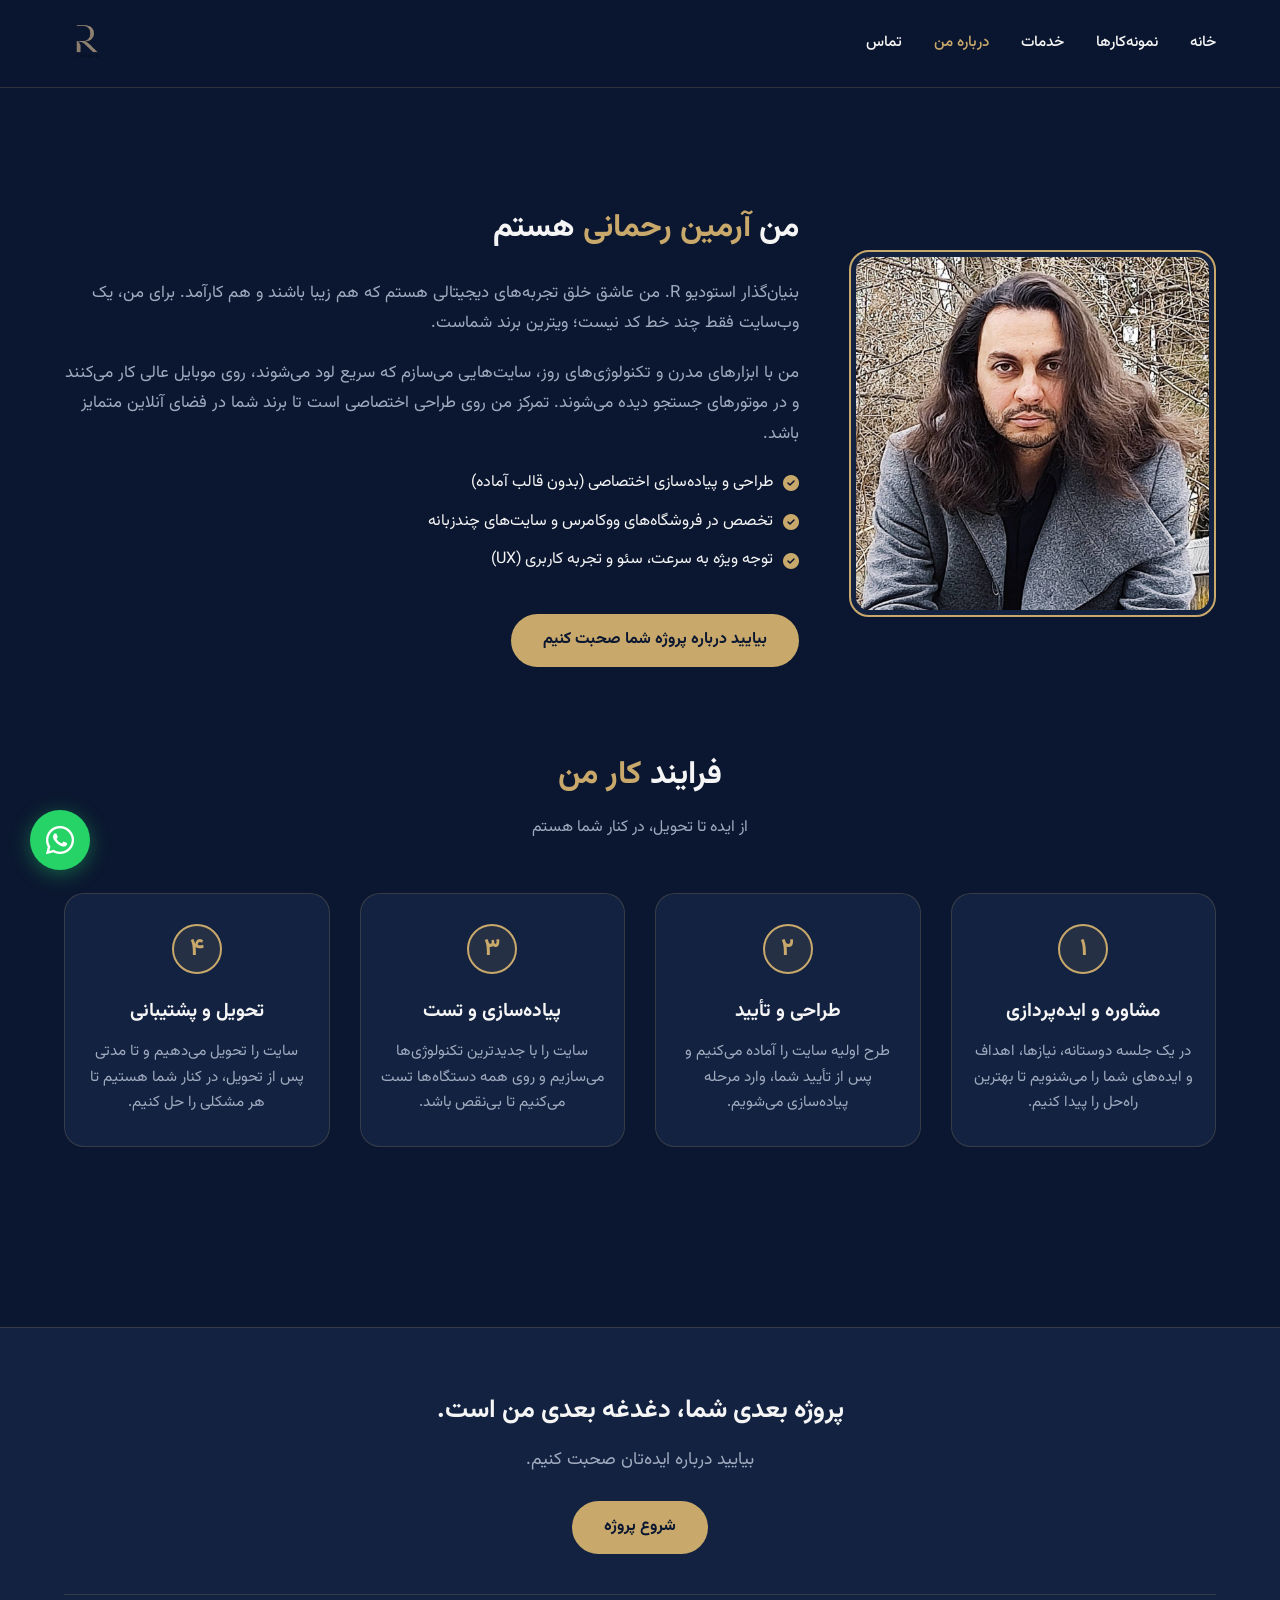
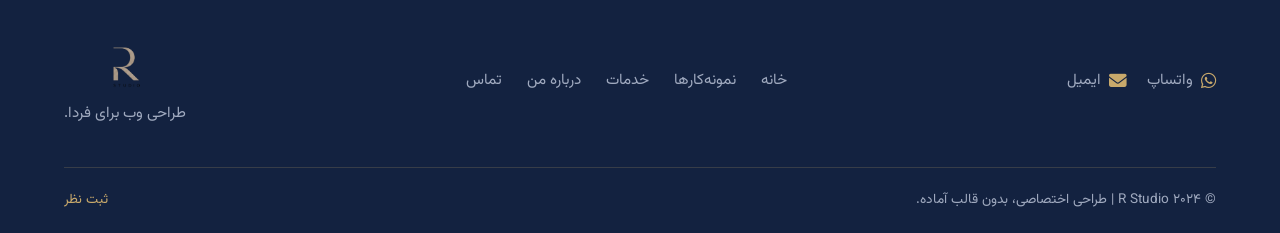
<file: about.html>
<!DOCTYPE html>
<html lang="fa" dir="rtl">
<head>
    <meta charset="UTF-8">
    <meta name="viewport" content="width=device-width, initial-scale=1.0">
    <title>درباره من | R Studio</title>
        <meta name="description" content="درباره آرمین رحمانی | بنیان‌گذار R Studio. طراح و توسعه‌دهنده وب با تمرکز بر طراحی اختصاصی و تجربه کاربری.">
    <meta name="keywords" content="آرمین رحمانی, درباره من, R Studio, طراح سایت">
    
    <meta property="og:type" content="website">
    <meta property="og:title" content="درباره من | R Studio">
    <meta property="og:description" content="آشنا با آرمین رحمانی، بنیان‌گذار R Studio.">
    <meta property="og:image" content="https://r-studio-design.ir/assets/img/logo-gold.png">
    <meta property="og:url" content="https://r-studio-design.ir/about.html">
    <link rel="stylesheet" href="https://cdnjs.cloudflare.com/ajax/libs/font-awesome/6.4.0/css/all.min.css">
    <link rel="stylesheet" href="assets/css/style.css">
</head>
<body>

    <nav class="navbar">
        <div class="container">
            <a href="index.html" class="logo"><img src="assets/img/logo-gold.png" alt="R Studio"></a>
            <ul class="nav-links">
                <li><a href="index.html">خانه</a></li>
                <li><a href="portfolio.html">نمونه‌کارها</a></li>
                <li><a href="services.html">خدمات</a></li>
                <li><a href="about.html" class="active">درباره من</a></li>
                <li><a href="contact.html">تماس</a></li>
            </ul>
            <button class="hamburger"><span></span><span></span><span></span></button>
        </div>
    </nav>

    <section style="margin-top: 100px;">
        <div class="container">
            <!-- بخش درباره من -->
            <div class="about-wrapper">
                <img src="assets/img/armin-photo.jpg" alt="آرمین رحمانی" class="about-img">
                <div class="about-text">
                    <h2>من <span style="color: var(--gold);">آرمین رحمانی</span> هستم</h2>
                    <p>بنیان‌گذار استودیو R. من عاشق خلق تجربه‌های دیجیتالی هستم که هم زیبا باشند و هم کارآمد. برای من، یک وب‌سایت فقط چند خط کد نیست؛ ویترین برند شماست.</p>
                    <p>من با ابزارهای مدرن و تکنولوژی‌های روز، سایت‌هایی می‌سازم که سریع لود می‌شوند، روی موبایل عالی کار می‌کنند و در موتورهای جستجو دیده می‌شوند. تمرکز من روی طراحی اختصاصی است تا برند شما در فضای آنلاین متمایز باشد.</p>
                    
                    <ul class="about-features">
                        <li><i class="fas fa-check-circle"></i> طراحی و پیاده‌سازی اختصاصی (بدون قالب آماده)</li>
                        <li><i class="fas fa-check-circle"></i> تخصص در فروشگاه‌های ووکامرس و سایت‌های چندزبانه</li>
                        <li><i class="fas fa-check-circle"></i> توجه ویژه به سرعت، سئو و تجربه کاربری (UX)</li>
                    </ul>

                    <br>
                    <a href="contact.html" class="btn">بیایید درباره پروژه شما صحبت کنیم</a>
                </div>
            </div>

            <!-- بخش فرایند کار (داخل container) -->
            <div class="process-wrapper" style="margin-top: 80px;">
                <h3 style="text-align: center; font-size: 2rem; margin-bottom: 10px;">فرایند <span style="color: var(--gold);">کار من</span></h3>
                <p style="text-align: center; color: var(--text-muted); margin-bottom: 50px;">از ایده تا تحویل، در کنار شما هستم</p>
                
                <div class="process-grid">
                    <div class="process-step">
                        <div class="step-number">۱</div>
                        <h4>مشاوره و ایده‌پردازی</h4>
                        <p>در یک جلسه دوستانه، نیازها، اهداف و ایده‌های شما را می‌شنویم تا بهترین راه‌حل را پیدا کنیم.</p>
                    </div>
                    <div class="process-step">
                        <div class="step-number">۲</div>
                        <h4>طراحی و تأیید</h4>
                        <p>طرح اولیه سایت را آماده می‌کنیم و پس از تأیید شما، وارد مرحله پیاده‌سازی می‌شویم.</p>
                    </div>
                    <div class="process-step">
                        <div class="step-number">۳</div>
                        <h4>پیاده‌سازی و تست</h4>
                        <p>سایت را با جدیدترین تکنولوژی‌ها می‌سازیم و روی همه دستگاه‌ها تست می‌کنیم تا بی‌نقص باشد.</p>
                    </div>
                    <div class="process-step">
                        <div class="step-number">۴</div>
                        <h4>تحویل و پشتیبانی</h4>
                        <p>سایت را تحویل می‌دهیم و تا مدتی پس از تحویل، در کنار شما هستیم تا هر مشکلی را حل کنیم.</p>
                    </div>
                </div>
            </div>
        </div>
    </section>

        <!-- فوتر حرفه‌ای -->
    <footer class="site-footer">
        <div class="container">
            <!-- CTA بزرگ -->
            <div class="footer-cta">
                <h3>پروژه بعدی شما، دغدغه بعدی من است.</h3>
                <p>بیایید درباره ایده‌تان صحبت کنیم.</p>
                <a href="https://wa.me/989131373793?text=سلام، برای شروع پروژه جدید پیام می‌دم" target="_blank" class="btn">شروع پروژه</a>
            </div>

            <div class="footer-divider"></div>

            <!-- بخش‌های اصلی -->
            <div class="footer-content">
                <!-- تماس سریع (سمت راست) -->
                <div class="footer-contact-minimal">
                    <a href="https://wa.me/989131373793" target="_blank"><i class="fab fa-whatsapp"></i> واتساپ</a>
                    <a href="mailto:rahmani.armin@gmail.com"><i class="fas fa-envelope"></i> ایمیل</a>
                </div>

                <!-- لینک‌های سریع (وسط) -->
                <div class="footer-nav">
                    <a href="index.html">خانه</a>
                    <a href="portfolio.html">نمونه‌کارها</a>
                    <a href="services.html">خدمات</a>
                    <a href="about.html">درباره من</a>
                    <a href="contact.html">تماس</a>
                </div>

                <!-- لوگو (سمت چپ) -->
                <div class="footer-brand">
                    <img src="assets/img/logo-gold.png" alt="R Studio" class="footer-logo">
                    <p>طراحی وب برای فردا.</p>
                </div>
            </div>

            <!-- نوار پایین -->
            <div class="footer-bottom">
                <p>&copy; ۲۰۲۴ R Studio | طراحی اختصاصی، بدون قالب آماده.</p>
                <a href="review.html">ثبت نظر</a>
            </div>
        </div>
    </footer>

    <!-- WhatsApp Float -->
    <a href="https://wa.me/989131373793?text=سلام، برای سفارش طراحی سایت پیام می‌دم" class="whatsapp-float" target="_blank">
        <i class="fab fa-whatsapp"></i>
    </a>

    <script src="assets/js/main.js"></script>
</body>
</html>
</file>
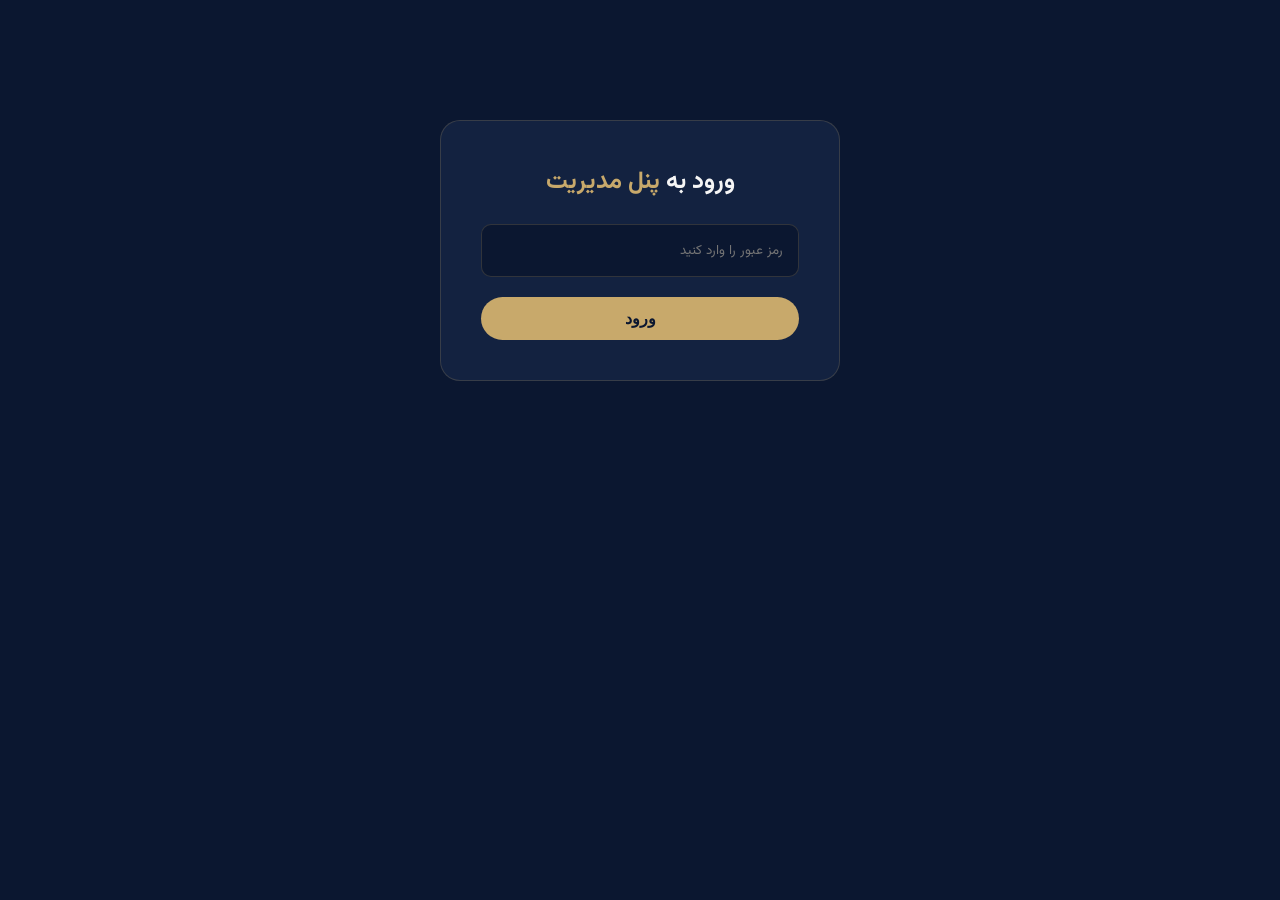
<file: admin.html>
<!DOCTYPE html>
<html lang="fa" dir="rtl">
<head>
    <meta charset="UTF-8">
    <meta name="viewport" content="width=device-width, initial-scale=1.0">
    <title>پنل مدیریت | R Studio</title>
    <link rel="stylesheet" href="https://cdnjs.cloudflare.com/ajax/libs/font-awesome/6.4.0/css/all.min.css">
    <link rel="stylesheet" href="assets/css/style.css">
    <style>
        .admin-container { max-width: 1200px; margin: 120px auto 60px; padding: 0 20px; }
        .login-box { background: var(--bg-lighter); padding: 40px; border-radius: 20px; border: 1px solid var(--border-color); max-width: 400px; margin: 0 auto; text-align: center; }
        .login-box input { width: 100%; padding: 15px; margin-bottom: 20px; background: var(--bg-color); border: 1px solid var(--border-color); border-radius: 10px; color: var(--text-main); font-family: inherit; }
        .login-box input:focus { outline: none; border-color: var(--gold); }
        .reviews-table { width: 100%; background: var(--bg-lighter); border-radius: 20px; border: 1px solid var(--border-color); overflow: hidden; margin-top: 30px; border-collapse: collapse; }
        .reviews-table th, .reviews-table td { padding: 15px; text-align: right; border-bottom: 1px solid var(--border-color); }
        .reviews-table th { background: var(--bg-color); color: var(--gold); font-weight: 600; }
        .reviews-table tr:last-child td { border-bottom: none; }
        .status-badge { padding: 4px 12px; border-radius: 20px; font-size: 0.8rem; display: inline-block; }
        .status-approved { background: rgba(40, 167, 69, 0.2); color: #28a745; }
        .status-pending { background: rgba(255, 193, 7, 0.2); color: #ffc107; }
        .action-btn { padding: 6px 14px; border: none; border-radius: 8px; cursor: pointer; font-family: inherit; font-size: 0.85rem; margin: 2px 3px; transition: 0.3s; display: inline-block; text-decoration: none; }
        .btn-approve { background: #28a745; color: white; }
        .btn-approve:hover { background: #218838; }
        .btn-delete { background: #dc3545; color: white; }
        .btn-delete:hover { background: #c82333; }
        .btn-whatsapp { background: #25D366; color: white; }
        .btn-whatsapp:hover { background: #128C7E; }
        .hidden { display: none; }
    </style>
</head>
<body>
    <div class="admin-container">
        <!-- فرم ورود -->
        <div id="loginSection" class="login-box">
            <h2 style="margin-bottom: 20px;">ورود به <span style="color: var(--gold);">پنل مدیریت</span></h2>
            <input type="password" id="adminPassword" placeholder="رمز عبور را وارد کنید">
            <button class="btn" style="width: 100%;" onclick="login()">ورود</button>
            <p id="loginError" style="color: #dc3545; margin-top: 15px; display: none;">رمز عبور اشتباه است!</p>
        </div>

        <!-- بخش مدیریت -->
        <div id="adminSection" class="hidden">
            <div style="display: flex; justify-content: space-between; align-items: center; margin-bottom: 20px;">
                <h2>پنل <span style="color: var(--gold);">مدیریت</span></h2>
                <button class="btn btn-outline" onclick="logout()">خروج</button>
            </div>
                        <div class="admin-tabs" style="display: flex; gap: 10px; margin-bottom: 20px; flex-wrap: wrap;">
                <button class="btn" id="tabReviews" onclick="switchTab('reviews')">نظرات</button>
                <button class="btn btn-outline" id="tabMessages" onclick="switchTab('messages')">پیام‌های تماس</button>
                <button class="btn btn-outline" id="tabPortfolio" onclick="switchTab('portfolio')">نمونه‌کارها</button>
            </div>
            <div id="reviewsContainer">
                <p style="text-align: center; color: var(--text-muted);">در حال بارگذاری...</p>
            </div>
            <div id="messagesContainer" class="hidden">
                <p style="text-align: center; color: var(--text-muted);">در حال بارگذاری...</p>
            </div>
            <div id="portfolioContainer" class="hidden">
                <!-- فرم افزودن پروژه جدید -->
                <div style="background: var(--bg-lighter); padding: 30px; border-radius: 20px; border: 1px solid var(--border-color); margin-bottom: 30px;">
                    <h3 style="color: var(--gold); margin-bottom: 20px;">افزودن پروژه جدید</h3>
                    <form id="addPortfolioForm" style="display: grid; grid-template-columns: 1fr 1fr; gap: 15px;">
                        <input type="text" name="title" placeholder="عنوان پروژه (مثلاً: خانه آر)" required style="padding: 12px; background: var(--bg-color); border: 1px solid var(--border-color); border-radius: 8px; color: var(--text-main); font-family: inherit;">
                        <input type="text" name="live_url" placeholder="لینک سایت زنده" required style="padding: 12px; background: var(--bg-color); border: 1px solid var(--border-color); border-radius: 8px; color: var(--text-main); font-family: inherit;">
                        <input type="text" name="image_url" placeholder="آدرس تصویر (مثلاً: assets/img/project.jpg)" required style="padding: 12px; background: var(--bg-color); border: 1px solid var(--border-color); border-radius: 8px; color: var(--text-main); font-family: inherit;">
                        <input type="text" name="tags" placeholder="تگ‌ها (با کاما جدا کنید: ووکامرس,وردپرس)" style="padding: 12px; background: var(--bg-color); border: 1px solid var(--border-color); border-radius: 8px; color: var(--text-main); font-family: inherit;">
                        <textarea name="description" placeholder="توضیح کوتاه (برای صفحه اصلی)" required style="grid-column: 1 / -1; padding: 12px; background: var(--bg-color); border: 1px solid var(--border-color); border-radius: 8px; color: var(--text-main); font-family: inherit; min-height: 60px;"></textarea>
                        <textarea name="challenge" placeholder="چالش (برای صفحه نمونه‌کارها)" style="grid-column: 1 / -1; padding: 12px; background: var(--bg-color); border: 1px solid var(--border-color); border-radius: 8px; color: var(--text-main); font-family: inherit; min-height: 60px;"></textarea>
                        <textarea name="solution" placeholder="راه‌حل (برای صفحه نمونه‌کارها)" style="grid-column: 1 / -1; padding: 12px; background: var(--bg-color); border: 1px solid var(--border-color); border-radius: 8px; color: var(--text-main); font-family: inherit; min-height: 60px;"></textarea>
                        <textarea name="result" placeholder="نتیجه (برای صفحه نمونه‌کارها)" style="grid-column: 1 / -1; padding: 12px; background: var(--bg-color); border: 1px solid var(--border-color); border-radius: 8px; color: var(--text-main); font-family: inherit; min-height: 60px;"></textarea>
                        <button type="submit" class="btn" style="grid-column: 1 / -1;">افزودن پروژه</button>
                    </form>
                </div>

                <!-- جدول پروژه‌ها -->
                <div id="portfolioTableContainer">
                    <p style="text-align: center; color: var(--text-muted);">در حال بارگذاری...</p>
                </div>
            </div>
        </div>
    </div>

    <script>
        let adminPassword = '';

        function login() {
            const pass = document.getElementById('adminPassword').value;
            if (!pass) return;

            adminPassword = pass;
            fetch('/api/admin-list', {
                method: 'POST',
                headers: { 'Content-Type': 'application/json' },
                body: JSON.stringify({ password: pass })
            })
            .then(res => {
                if (res.ok) {
                    document.getElementById('loginSection').classList.add('hidden');
                    document.getElementById('adminSection').classList.remove('hidden');
                    loadReviews();
                } else {
                    document.getElementById('loginError').style.display = 'block';
                }
            })
            .catch(() => {
                document.getElementById('loginError').style.display = 'block';
            });
        }

        function logout() {
            adminPassword = '';
            document.getElementById('loginSection').classList.remove('hidden');
            document.getElementById('adminSection').classList.add('hidden');
        }

        function loadReviews() {
            fetch('/api/admin-list', {
                method: 'POST',
                headers: { 'Content-Type': 'application/json' },
                body: JSON.stringify({ password: adminPassword })
            })
            .then(res => res.json())
            .then(data => {
                const container = document.getElementById('reviewsContainer');
                if (!data.reviews || data.reviews.length === 0) {
                    container.innerHTML = '<p style="text-align: center; color: var(--text-muted);">هیچ نظری وجود ندارد.</p>';
                    return;
                }

                let html = '<table class="reviews-table"><thead><tr><th>نام</th><th>کسب‌وکار</th><th>نظر</th><th>وضعیت</th><th>عملیات</th></tr></thead><tbody>';
                data.reviews.forEach(r => {
                    const status = r.approved == 1 
                        ? '<span class="status-badge status-approved">تأیید شده</span>' 
                        : '<span class="status-badge status-pending">در انتظار</span>';
                    
                    const approveBtn = r.approved == 1 
                        ? '' 
                        : `<button class="action-btn btn-approve" onclick="updateReview(${r.id}, 1)">تأیید</button>`;
                    
                    html += `<tr>
                        <td>${r.name}</td>
                        <td>${r.business || '-'}</td>
                        <td>${r.review}</td>
                        <td>${status}</td>
                        <td>${approveBtn}<button class="action-btn btn-delete" onclick="updateReview(${r.id}, -1)">حذف</button></td>
                    </tr>`;
                });
                html += '</tbody></table>';
                container.innerHTML = html;
            })
            .catch(err => {
                console.error(err);
                document.getElementById('reviewsContainer').innerHTML = '<p style="color: #dc3545;">خطا در بارگذاری نظرات.</p>';
            });
        }

        function updateReview(id, action) {
            if (action === -1 && !confirm('آیا از حذف این نظر مطمئن هستید؟')) return;
            
            fetch('/api/admin-update', {
                method: 'POST',
                headers: { 'Content-Type': 'application/json' },
                body: JSON.stringify({ password: adminPassword, id: id, action: action })
            })
            .then(res => res.json())
            .then(data => {
                if (data.success) {
                    loadReviews();
                } else {
                    alert('خطا: ' + (data.error || 'نامشخص'));
                }
            })
            .catch(err => alert('خطای شبکه'));
        }

        function switchTab(tab) {
            // مخفی کردن همه
            document.getElementById('reviewsContainer').classList.add('hidden');
            document.getElementById('messagesContainer').classList.add('hidden');
            document.getElementById('portfolioContainer').classList.add('hidden');
            
            // ریست کردن کلاس دکمه‌ها
            document.getElementById('tabReviews').className = 'btn btn-outline';
            document.getElementById('tabMessages').className = 'btn btn-outline';
            document.getElementById('tabPortfolio').className = 'btn btn-outline';
            
            // نمایش تب انتخاب شده
            if (tab === 'reviews') {
                document.getElementById('reviewsContainer').classList.remove('hidden');
                document.getElementById('tabReviews').className = 'btn';
                loadReviews();
            } else if (tab === 'messages') {
                document.getElementById('messagesContainer').classList.remove('hidden');
                document.getElementById('tabMessages').className = 'btn';
                loadMessages();
            } else if (tab === 'portfolio') {
                document.getElementById('portfolioContainer').classList.remove('hidden');
                document.getElementById('tabPortfolio').className = 'btn';
                loadPortfolio();
            }
        }

        function loadMessages() {
            fetch('/api/contact-list', {
                method: 'POST',
                headers: { 'Content-Type': 'application/json' },
                body: JSON.stringify({ password: adminPassword })
            })
            .then(res => res.json())
            .then(data => {
                const container = document.getElementById('messagesContainer');
                if (!data.messages || data.messages.length === 0) {
                    container.innerHTML = '<p style="text-align: center; color: var(--text-muted);">هیچ پیامی وجود ندارد.</p>';
                    return;
                }

                let html = '<table class="reviews-table"><thead><tr><th>نام</th><th>شماره تماس</th><th>ایمیل</th><th>موضوع</th><th>پیام</th><th>وضعیت</th><th>عملیات</th></tr></thead><tbody>';
                data.messages.forEach(m => {
                    const status = m.is_read == 1 
                        ? '<span class="status-badge status-approved">خوانده شده</span>' 
                        : '<span class="status-badge status-pending">جدید</span>';
                    
                    const readBtn = m.is_read == 1 
                        ? '' 
                        : `<button class="action-btn btn-approve" onclick="updateMessage(${m.id}, 'read')">علامت خوانده‌شده</button>`;
                    
                    // دکمه واتساپ
                    const waNumber = m.phone ? m.phone.replace(/^0/, '98') : '';
                    const waBtn = waNumber 
                        ? `<a href="https://wa.me/${waNumber}?text=سلام ${m.name} عزیز، در پاسخ به پیام شما در سایت R Studio..." target="_blank" class="action-btn btn-whatsapp">واتساپ</a>`
                        : '';
                    
                    const emailDisplay = m.email ? m.email : '-';
                    
                    html += `<tr>
                        <td>${m.name}</td>
                        <td>${m.phone || '-'}</td>
                        <td>${emailDisplay}</td>
                        <td>${m.subject || '-'}</td>
                        <td>${m.message}</td>
                        <td>${status}</td>
                        <td>${readBtn}${waBtn}<button class="action-btn btn-delete" onclick="updateMessage(${m.id}, 'delete')">حذف</button></td>
                    </tr>`;
                });
                html += '</tbody></table>';
                container.innerHTML = html;
            })
            .catch(err => {
                console.error(err);
                document.getElementById('messagesContainer').innerHTML = '<p style="color: #dc3545;">خطا در بارگذاری پیام‌ها.</p>';
            });
        }

        function updateMessage(id, action) {
            if (action === 'delete' && !confirm('آیا از حذف این پیام مطمئن هستید؟')) return;
            
            fetch('/api/contact-update', {
                method: 'POST',
                headers: { 'Content-Type': 'application/json' },
                body: JSON.stringify({ password: adminPassword, id: id, action: action })
            })
            .then(res => res.json())
            .then(data => {
                if (data.success) {
                    loadMessages();
                } else {
                    alert('خطا: ' + (data.error || 'نامشخص'));
                }
            })
            .catch(err => alert('خطای شبکه'));
        }

                // ===== PORTFOLIO MANAGEMENT =====
        function loadPortfolio() {
            fetch('/api/portfolio-admin-list', {
                method: 'POST',
                headers: { 'Content-Type': 'application/json' },
                body: JSON.stringify({ password: adminPassword })
            })
            .then(res => res.json())
            .then(data => {
                const container = document.getElementById('portfolioTableContainer');
                if (!data.portfolio || data.portfolio.length === 0) {
                    container.innerHTML = '<p style="text-align: center; color: var(--text-muted);">هیچ پروژه‌ای وجود ندارد.</p>';
                    return;
                }

                let html = '<table class="reviews-table"><thead><tr><th>عنوان</th><th>توضیح</th><th>لینک</th><th>عملیات</th></tr></thead><tbody>';
                data.portfolio.forEach(p => {
                    html += `<tr>
                        <td>${p.title}</td>
                        <td>${p.description}</td>
                        <td><a href="${p.live_url}" target="_blank" style="color: var(--gold);">مشاهده</a></td>
                        <td><button class="action-btn btn-delete" onclick="deletePortfolio(${p.id})">حذف</button></td>
                    </tr>`;
                });
                html += '</tbody></table>';
                container.innerHTML = html;
            })
            .catch(err => {
                console.error(err);
                document.getElementById('portfolioTableContainer').innerHTML = '<p style="color: #dc3545;">خطا در بارگذاری پروژه‌ها.</p>';
            });
        }

        function deletePortfolio(id) {
            if (!confirm('آیا از حذف این پروژه مطمئن هستید؟')) return;
            
            fetch('/api/portfolio-delete', {
                method: 'POST',
                headers: { 'Content-Type': 'application/json' },
                body: JSON.stringify({ password: adminPassword, id: id })
            })
            .then(res => res.json())
            .then(data => {
                if (data.success) {
                    loadPortfolio();
                } else {
                    alert('خطا: ' + (data.error || 'نامشخص'));
                }
            })
            .catch(err => alert('خطای شبکه'));
        }

        // فرم افزودن پروژه
        document.getElementById('addPortfolioForm').addEventListener('submit', function(e) {
            e.preventDefault();
            const formData = new FormData(this);
            const data = Object.fromEntries(formData);
            data.password = adminPassword;
            
            const btn = this.querySelector('button[type="submit"]');
            const originalText = btn.textContent;
            btn.textContent = 'در حال افزودن...';
            btn.disabled = true;
            
            fetch('/api/portfolio-add', {
                method: 'POST',
                headers: { 'Content-Type': 'application/json' },
                body: JSON.stringify(data)
            })
            .then(res => res.json())
            .then(result => {
                if (result.success) {
                    this.reset();
                    loadPortfolio();
                    btn.textContent = '✓ اضافه شد';
                    setTimeout(() => { btn.textContent = originalText; btn.disabled = false; }, 2000);
                } else {
                    alert('خطا: ' + (result.error || 'نامشخص'));
                    btn.textContent = originalText;
                    btn.disabled = false;
                }
            })
            .catch(err => {
                alert('خطای شبکه');
                btn.textContent = originalText;
                btn.disabled = false;
            });
        });
    </script>
</body>
</html>
</file>
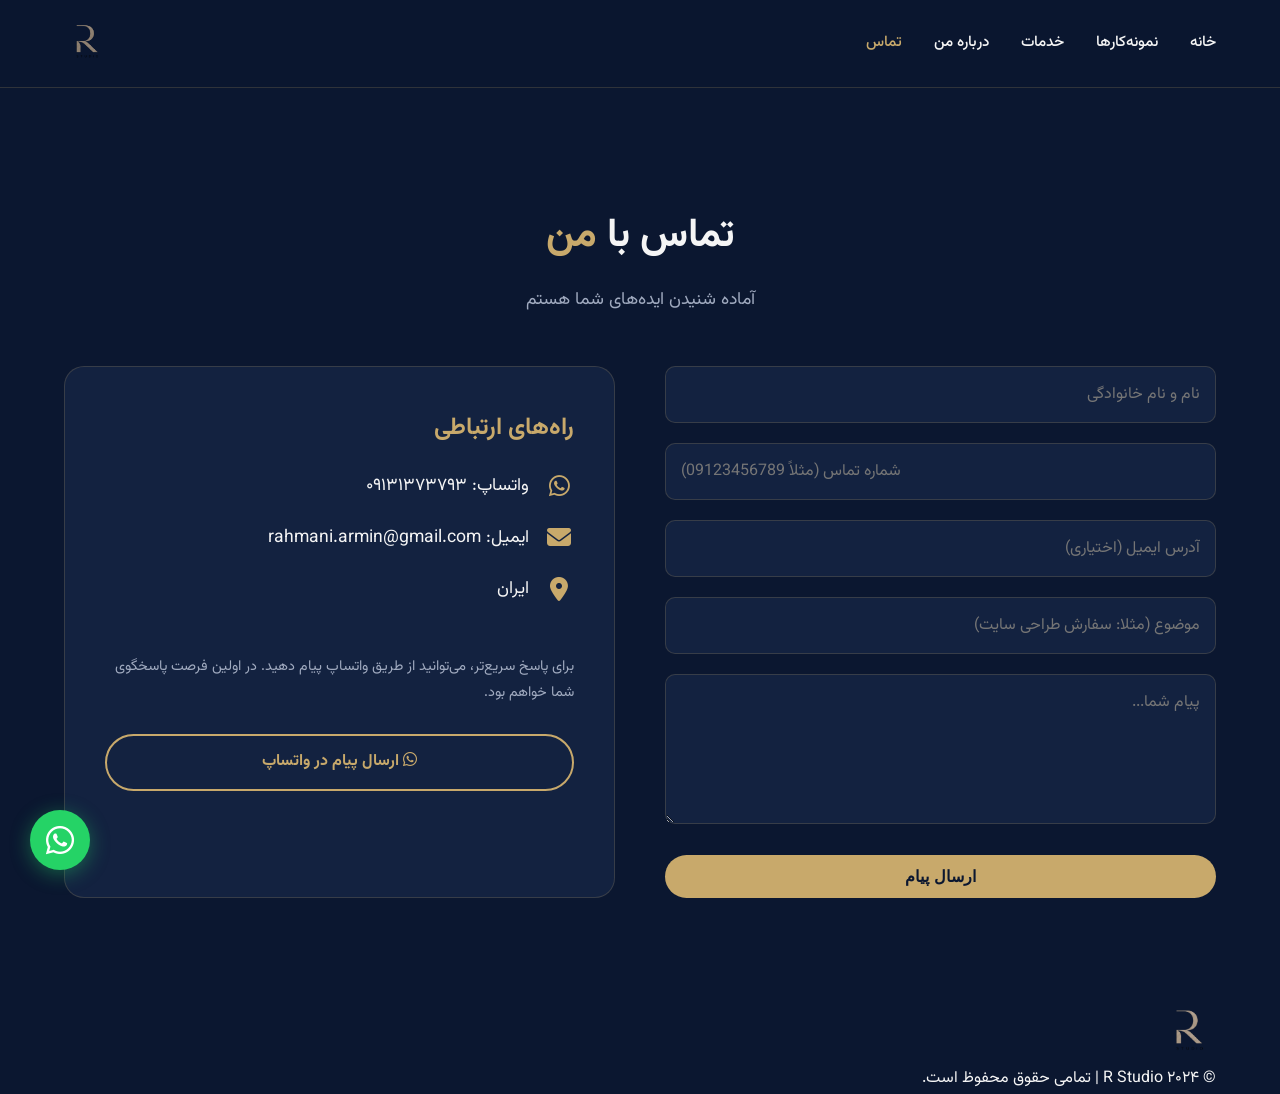
<file: contact.html>
<!DOCTYPE html>
<html lang="fa" dir="rtl">
<head>
    <meta charset="UTF-8">
    <meta name="viewport" content="width=device-width, initial-scale=1.0">
    <title>تماس | R Studio</title>
        <meta name="description" content="تماس با R Studio | برای سفارش طراحی سایت، مشاوره یا هر سوالی با ما در ارتباط باشید.">
    <meta name="keywords" content="تماس با ما, سفارش طراحی سایت, R Studio">
    
    <meta property="og:type" content="website">
    <meta property="og:title" content="تماس | R Studio">
    <meta property="og:description" content="برای سفارش طراحی سایت و مشاوره با ما در تماس باشید.">
    <meta property="og:image" content="https://r-studio-design.ir/assets/img/logo-gold.png">
    <meta property="og:url" content="https://r-studio-design.ir/contact.html">
    <link rel="stylesheet" href="https://cdnjs.cloudflare.com/ajax/libs/font-awesome/6.4.0/css/all.min.css">
    <link rel="stylesheet" href="assets/css/style.css">
</head>
<body>

    <nav class="navbar">
        <div class="container">
            <a href="index.html" class="logo"><img src="assets/img/logo-gold.png" alt="R Studio"></a>
            <ul class="nav-links">
                <li><a href="index.html">خانه</a></li>
                <li><a href="portfolio.html">نمونه‌کارها</a></li>
                <li><a href="services.html">خدمات</a></li>
                <li><a href="about.html">درباره من</a></li>
                <li><a href="contact.html" class="active">تماس</a></li>
            </ul>
            <button class="hamburger"><span></span><span></span><span></span></button>
        </div>
    </nav>

    <section style="margin-top: 100px;">
        <div class="container">
            <h2 class="section-title">تماس با <span>من</span></h2>
            <p class="section-subtitle">آماده شنیدن ایده‌های شما هستم</p>
            
            <div class="contact-wrapper">
                <form class="contact-form" id="contactForm">
                    <input type="hidden" name="access_key" value="ea1badef-ef1b-4d7e-9b2b-1d1f2f72acf4">
                    <input type="text" name="name" placeholder="نام و نام خانوادگی" required>
                    <input type="tel" name="phone" placeholder="شماره تماس (مثلاً 09123456789)" required>
                    <input type="email" name="email" placeholder="آدرس ایمیل (اختیاری)">
                    <input type="text" name="subject" placeholder="موضوع (مثلا: سفارش طراحی سایت)" required>
                    <textarea name="message" placeholder="پیام شما..." required></textarea>
                    <button type="submit" class="btn" style="width: 100%;">ارسال پیام</button>
                </form>

                <div class="contact-info-box">
                    <h3>راه‌های ارتباطی</h3>
                    <div class="contact-item">
                        <i class="fab fa-whatsapp"></i>
                        <span>واتساپ: ۰۹۱۳۱۳۷۳۷۹۳</span>
                    </div>
                    <div class="contact-item">
                        <i class="fas fa-envelope"></i>
                        <span>ایمیل: rahmani.armin@gmail.com</span>
                    </div>
                    <div class="contact-item">
                        <i class="fas fa-map-marker-alt"></i>
                        <span>ایران</span>
                    </div>
                    <br>
                    <p style="color: var(--text-muted); font-size: 0.9rem;">برای پاسخ سریع‌تر، می‌توانید از طریق واتساپ پیام دهید. در اولین فرصت پاسخگوی شما خواهم بود.</p>
                    <br>
                    <a href="https://wa.me/989131373793?text=سلام، برای سفارش طراحی سایت پیام می‌دم" target="_blank" class="btn btn-outline" style="width: 100%;"><i class="fab fa-whatsapp"></i> ارسال پیام در واتساپ</a>
                </div>
            </div>
        </div>
    </section>

    <footer>
        <div class="container">
            <img src="assets/img/logo-gold.png" alt="R Studio" class="footer-logo">
            <p>&copy; ۲۰۲۴ R Studio | تمامی حقوق محفوظ است.</p>
        </div>
    </footer>

    <a href="https://wa.me/989131373793?text=سلام، برای سفارش طراحی سایت پیام می‌دم" class="whatsapp-float" target="_blank">
        <i class="fab fa-whatsapp"></i>
    </a>

    <script src="assets/js/main.js"></script>
    
    <!-- Contact Form Script -->
    <script>
        document.addEventListener("DOMContentLoaded", () => {
            const form = document.getElementById('contactForm');
            if (form) {
                form.addEventListener('submit', function(e) {
                    e.preventDefault();
                    const btn = form.querySelector('button[type="submit"]');
                    const originalText = btn.textContent;
                    btn.textContent = 'در حال ارسال...';
                    btn.disabled = true;

                    const formData = new FormData(form);
                    const object = Object.fromEntries(formData);
                    const json = JSON.stringify(object);

                    // ارسال همزمان به Web3Forms و دیتابیس
                    const emailPromise = fetch('https://api.web3forms.com/submit', {
                        method: 'POST',
                        headers: {
                            'Content-Type': 'application/json',
                            'Accept': 'application/json'
                        },
                        body: json
                    });

                    const dbPromise = fetch('/api/contact-submit', {
                        method: 'POST',
                        headers: { 'Content-Type': 'application/json' },
                        body: json
                    });

                    Promise.allSettled([emailPromise, dbPromise])
                    .then((results) => {
                        const emailSuccess = results[0].status === 'fulfilled' && results[0].value.ok;
                        const dbSuccess = results[1].status === 'fulfilled' && results[1].value.ok;

                        if (emailSuccess || dbSuccess) {
                            btn.textContent = '✓ پیام شما ارسال شد';
                            btn.style.background = '#28a745';
                            form.reset();
                        } else {
                            btn.textContent = 'خطا در ارسال';
                            btn.style.background = '#dc3545';
                        }
                        
                        setTimeout(() => {
                            btn.textContent = originalText;
                            btn.style.background = '';
                            btn.disabled = false;
                        }, 3000);
                    });
                });
            }
        });
    </script>
</body>
</html>
</file>
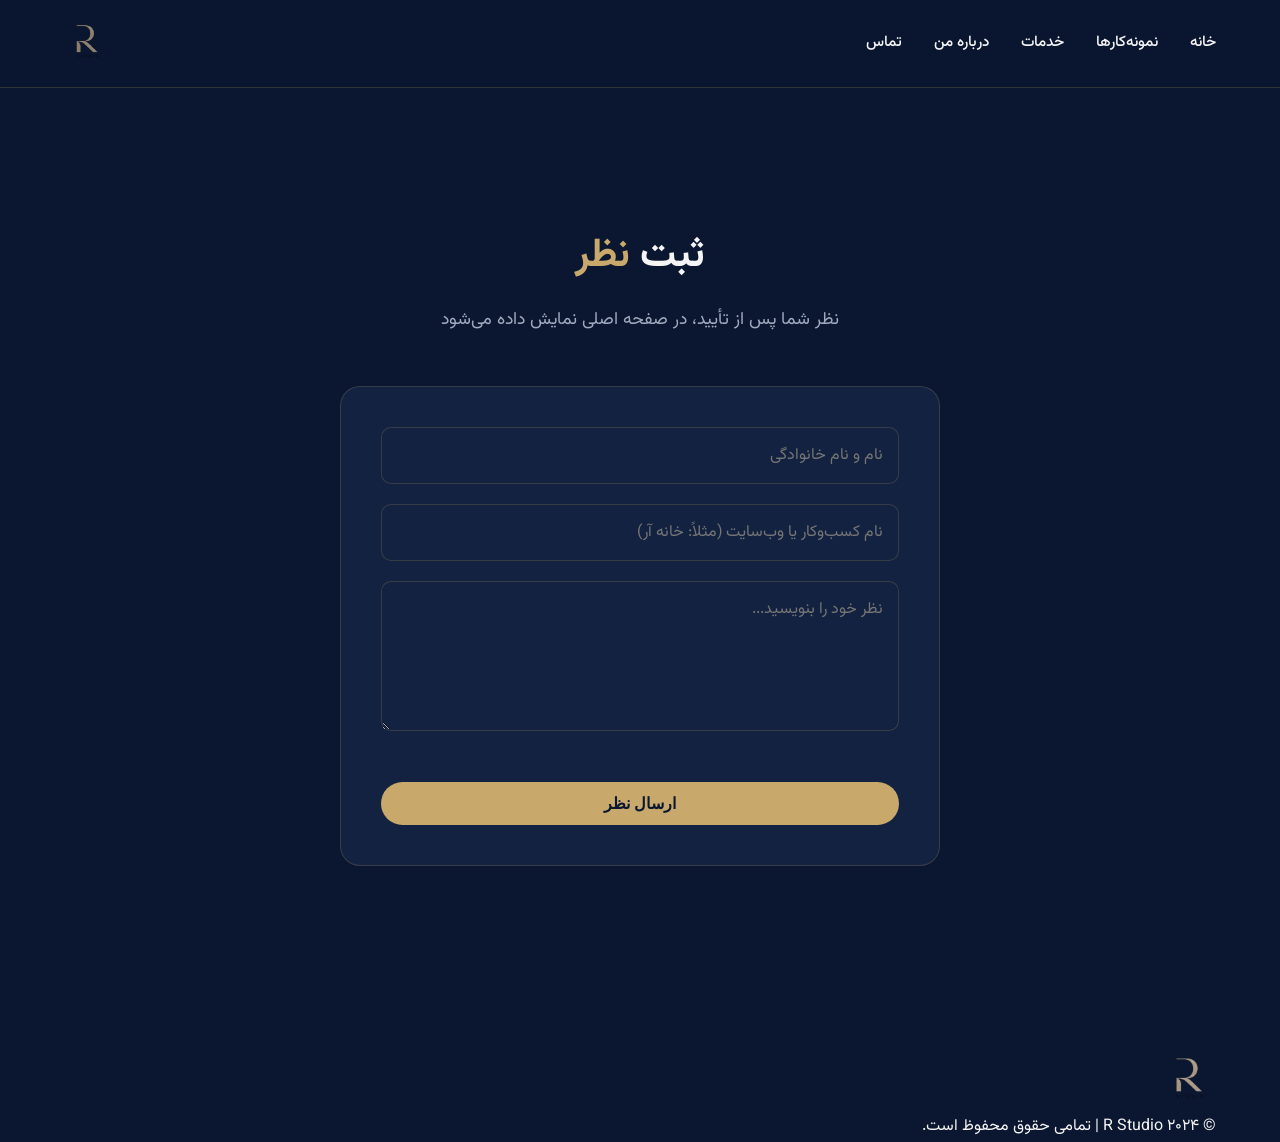
<file: review.html>
<!DOCTYPE html>
<html lang="fa" dir="rtl">
<head>
    <meta charset="UTF-8">
    <meta name="viewport" content="width=device-width, initial-scale=1.0">
    <title>ثبت نظر | R Studio</title>
    <link rel="stylesheet" href="https://cdnjs.cloudflare.com/ajax/libs/font-awesome/6.4.0/css/all.min.css">
    <link rel="stylesheet" href="assets/css/style.css">
    <script src="https://challenges.cloudflare.com/turnstile/v0/api.js" async defer></script>
</head>
<body>
    <nav class="navbar">
        <div class="container">
            <a href="index.html" class="logo"><img src="assets/img/logo-gold.png" alt="R Studio"></a>
            <ul class="nav-links">
                <li><a href="index.html">خانه</a></li>
                <li><a href="portfolio.html">نمونه‌کارها</a></li>
                <li><a href="services.html">خدمات</a></li>
                <li><a href="about.html">درباره من</a></li>
                <li><a href="contact.html">تماس</a></li>
            </ul>
            <button class="hamburger"><span></span><span></span><span></span></button>
        </div>
    </nav>

    <section style="margin-top: 120px; margin-bottom: 80px;">
        <div class="container">
            <h2 class="section-title">ثبت <span>نظر</span></h2>
            <p class="section-subtitle">نظر شما پس از تأیید، در صفحه اصلی نمایش داده می‌شود</p>
            
            <div style="max-width: 600px; margin: 0 auto; background: var(--bg-lighter); padding: 40px; border-radius: 20px; border: 1px solid var(--border-color);">
                                <form id="reviewForm" class="contact-form">
                    <input type="text" name="name" placeholder="نام و نام خانوادگی" required>
                    <input type="text" name="business" placeholder="نام کسب‌وکار یا وب‌سایت (مثلاً: خانه آر)" required>
                    <textarea name="review" placeholder="نظر خود را بنویسید..." required minlength="10"></textarea>
                    
                    <div class="cf-turnstile" data-sitekey="0x4AAAAAAFxuS8cUpF6x3aBL" data-theme="dark" data-size="flexible" style="margin-bottom: 20px; display: flex; justify-content: center;"></div>
                    
                    <button type="submit" class="btn" style="width: 100%;">ارسال نظر</button>
                </form>
                <div id="formMessage" style="margin-top: 20px; text-align: center; display: none;"></div>
            </div>
        </div>
    </section>

    <footer>
        <div class="container">
            <img src="assets/img/logo-gold.png" alt="R Studio" class="footer-logo">
            <p>&copy; ۲۰۲۴ R Studio | تمامی حقوق محفوظ است.</p>
        </div>
    </footer>

    <script>
        document.getElementById('reviewForm').addEventListener('submit', async (e) => {
            e.preventDefault();
            const form = e.target;
            const btn = form.querySelector('button[type="submit"]');
            const msg = document.getElementById('formMessage');
            const originalText = btn.textContent;
            
            btn.textContent = 'در حال ارسال...';
            btn.disabled = true;
            
            const formData = new FormData(form);
            const data = Object.fromEntries(formData);
            
            try {
                const response = await fetch('/api/submit', {
                    method: 'POST',
                    headers: { 'Content-Type': 'application/json' },
                    body: JSON.stringify(data)
                });
                
                const result = await response.json();
                
                if (response.ok) {
                    msg.style.display = 'block';
                    msg.style.color = '#28a745';
                    msg.textContent = '✓ نظر شما با موفقیت ثبت شد و پس از تأیید نمایش داده می‌شود.';
                    form.reset();
                    if (window.turnstile) window.turnstile.reset();
                } else {
                    throw new Error(result.error || 'خطا در ارسال');
                }
            } catch (error) {
                msg.style.display = 'block';
                msg.style.color = '#dc3545';
                msg.textContent = 'خطا: ' + error.message;
            } finally {
                btn.textContent = originalText;
                btn.disabled = false;
            }
        });
    </script>
</body>
</html>
</file>
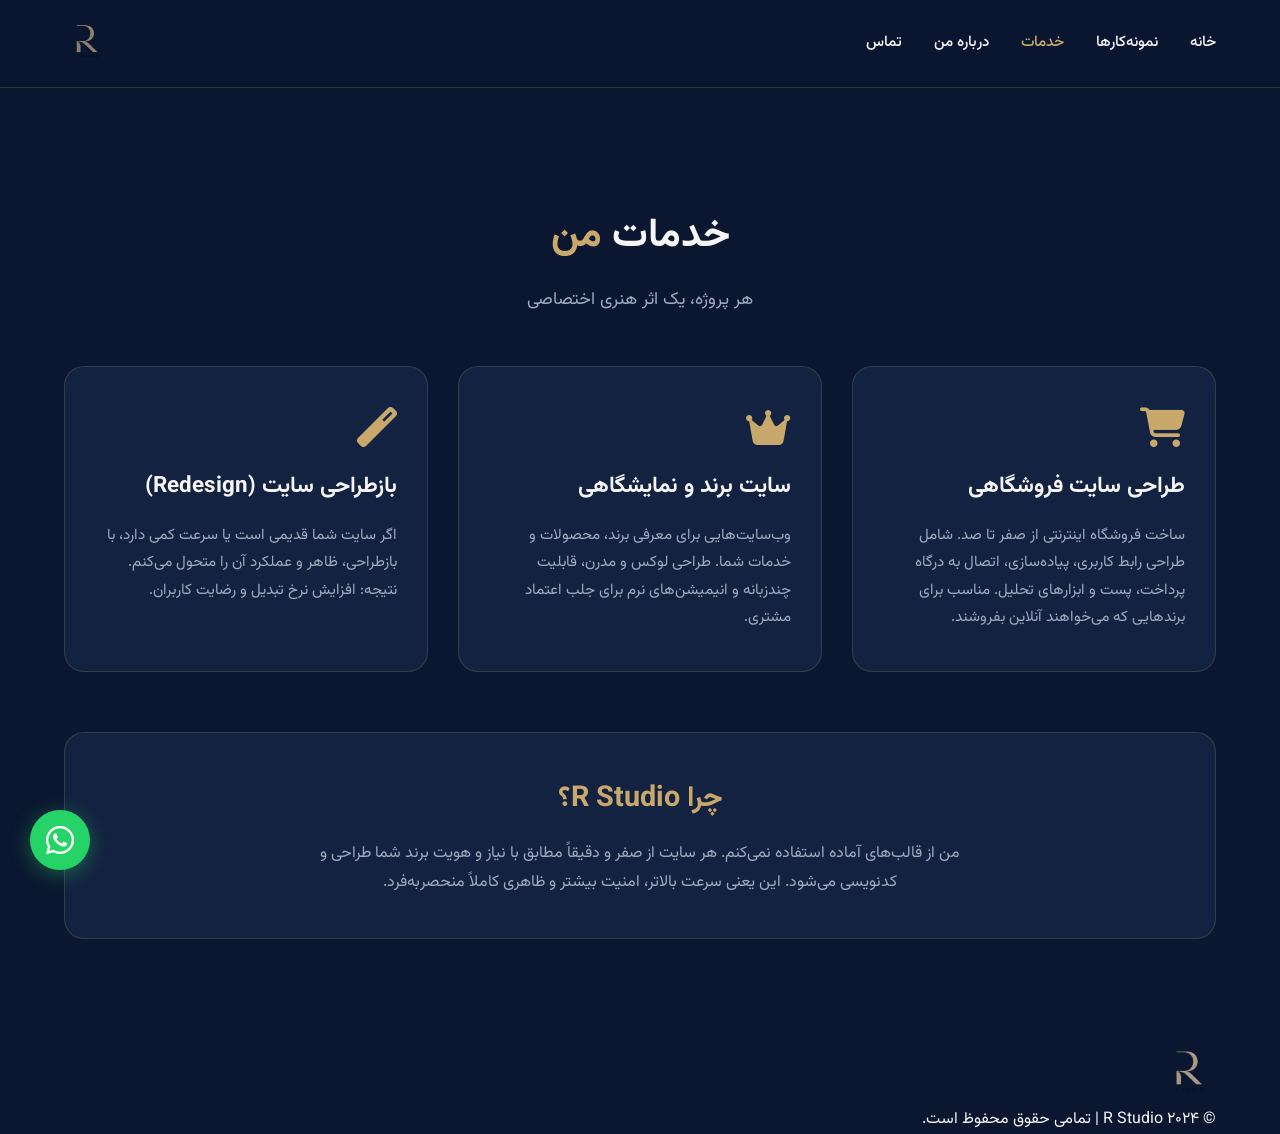
<file: services.html>
<!DOCTYPE html>
<html lang="fa" dir="rtl">
<head>
    <meta charset="UTF-8">
    <meta name="viewport" content="width=device-width, initial-scale=1.0">
    <title>خدمات | R Studio</title>
        <meta name="description" content="خدمات R Studio | طراحی سایت فروشگاهی، سایت برند، و بازطراحی سایت با کدنویسی اختصاصی و بدون قالب آماده.">
    <meta name="keywords" content="طراحی سایت فروشگاهی, طراحی سایت برند, بازطراحی سایت, R Studio">
    
    <meta property="og:type" content="website">
    <meta property="og:title" content="خدمات | R Studio">
    <meta property="og:description" content="طراحی سایت فروشگاهی، برند و بازطراحی با کدنویسی اختصاصی.">
    <meta property="og:image" content="https://r-studio-design.ir/assets/img/logo-gold.png">
    <meta property="og:url" content="https://r-studio-design.ir/services.html">
    <link rel="stylesheet" href="https://cdnjs.cloudflare.com/ajax/libs/font-awesome/6.4.0/css/all.min.css">
    <link rel="stylesheet" href="assets/css/style.css">
</head>
<body>

    <nav class="navbar">
        <div class="container">
            <a href="index.html" class="logo"><img src="assets/img/logo-gold.png" alt="R Studio"></a>
            <ul class="nav-links">
                <li><a href="index.html">خانه</a></li>
                <li><a href="portfolio.html">نمونه‌کارها</a></li>
                <li><a href="services.html" class="active">خدمات</a></li>
                <li><a href="about.html">درباره من</a></li>
                <li><a href="contact.html">تماس</a></li>
            </ul>
            <button class="hamburger"><span></span><span></span><span></span></button>
        </div>
    </nav>

    <section style="margin-top: 100px;">
        <div class="container">
            <h2 class="section-title">خدمات <span>من</span></h2>
            <p class="section-subtitle">هر پروژه، یک اثر هنری اختصاصی</p>
            
            <div class="grid-3">
                <div class="card">
                    <i class="fas fa-shopping-cart"></i>
                    <h3>طراحی سایت فروشگاهی</h3>
                    <p>ساخت فروشگاه اینترنتی از صفر تا صد. شامل طراحی رابط کاربری، پیاده‌سازی، اتصال به درگاه پرداخت، پست و ابزارهای تحلیل. مناسب برای برندهایی که می‌خواهند آنلاین بفروشند.</p>
                </div>
                <div class="card">
                    <i class="fas fa-crown"></i>
                    <h3>سایت برند و نمایشگاهی</h3>
                    <p>وب‌سایت‌هایی برای معرفی برند، محصولات و خدمات شما. طراحی لوکس و مدرن، قابلیت چندزبانه و انیمیشن‌های نرم برای جلب اعتماد مشتری.</p>
                </div>
                <div class="card">
                    <i class="fas fa-magic"></i>
                    <h3>بازطراحی سایت (Redesign)</h3>
                    <p>اگر سایت شما قدیمی است یا سرعت کمی دارد، با بازطراحی، ظاهر و عملکرد آن را متحول می‌کنم. نتیجه: افزایش نرخ تبدیل و رضایت کاربران.</p>
                </div>
            </div>

            <div style="margin-top: 60px; text-align: center; background: var(--bg-lighter); padding: 40px; border-radius: 20px; border: 1px solid var(--border-color);">
                <h3 style="color: var(--gold); font-size: 1.8rem; margin-bottom: 15px;">چرا R Studio؟</h3>
                <p style="max-width: 700px; margin: 0 auto; color: var(--text-muted);">من از قالب‌های آماده استفاده نمی‌کنم. هر سایت از صفر و دقیقاً مطابق با نیاز و هویت برند شما طراحی و کدنویسی می‌شود. این یعنی سرعت بالاتر، امنیت بیشتر و ظاهری کاملاً منحصربه‌فرد.</p>
            </div>
        </div>
    </section>

    <footer>
        <div class="container">
            <img src="assets/img/logo-gold.png" alt="R Studio" class="footer-logo">
            <p>&copy; ۲۰۲۴ R Studio | تمامی حقوق محفوظ است.</p>
        </div>
    </footer>

    <a href="https://wa.me/989131373793?text=سلام، برای سفارش طراحی سایت پیام می‌دم" class="whatsapp-float" target="_blank">
        <i class="fab fa-whatsapp"></i>
    </a>

    <script src="assets/js/main.js"></script>
</body>
</html>
</file>
<file: assets/css/style.css>
/* ===== R STUDIO - MAIN STYLES ===== */
@import url('https://fonts.googleapis.com/css2?family=Vazirmatn:wght@300;400;500;700;800&display=swap');

/* ===== ROOT VARIABLES ===== */
:root {
    --bg-color: #0B1730; /* سورمه ای تیره */
    --bg-lighter: #132240;
    --gold: #C8A96B; /* طلایی */
    --gold-hover: #dcc08c;
    --text-main: #F5F5F5;
    --text-muted: #A0AABF;
    --border-color: rgba(200, 169, 107, 0.2);
}

/* ===== RESET & BASE ===== */
* { margin: 0; padding: 0; box-sizing: border-box; }
html { scroll-behavior: smooth; }
body {
    background: var(--bg-color);
    color: var(--text-main);
    font-family: 'Vazirmatn', sans-serif;
    line-height: 1.8;
    overflow-x: hidden;
}
a { text-decoration: none; color: inherit; }
ul { list-style: none; }
.container { max-width: 1200px; margin: 0 auto; padding: 0 24px; }

/* ===== NAVBAR ===== */
.navbar {
    position: fixed; top: 0; left: 0; width: 100%;
    padding: 15px 0; z-index: 999;
    background: rgba(11, 23, 48, 0.8);
    backdrop-filter: blur(14px); -webkit-backdrop-filter: blur(14px);
    border-bottom: 1px solid var(--border-color);
    transition: all 0.3s ease;
}
.navbar .container { 
    display: flex; 
    flex-direction: row-reverse; /* جابه‌جایی لوگو و منو */
    justify-content: space-between; 
    align-items: center; 
}
.logo img { height: 45px; width: auto; }
.nav-links { display: flex; gap: 32px; }
.nav-links a { font-size: 0.95rem; font-weight: 500; color: var(--text-main); transition: color 0.3s; }
.nav-links a:hover, .nav-links a.active { color: var(--gold); }

.hamburger { display: none; flex-direction: column; gap: 5px; cursor: pointer; background: none; border: none; }
.hamburger span { width: 28px; height: 2.5px; background: var(--gold); border-radius: 4px; transition: 0.3s; }

/* ===== BUTTONS ===== */
.btn {
    display: inline-block; padding: 12px 32px;
    background: var(--gold); color: var(--bg-color);
    font-weight: 700; font-size: 1rem; border-radius: 50px;
    transition: all 0.3s ease; border: none; cursor: pointer; text-align: center;
}
.btn:hover { background: var(--gold-hover); transform: translateY(-2px); box-shadow: 0 10px 20px rgba(200, 169, 107, 0.2); }
.btn-outline { background: transparent; color: var(--gold); border: 2px solid var(--gold); }
.btn-outline:hover { background: var(--gold); color: var(--bg-color); }

/* ===== SECTIONS ===== */
section { padding: 100px 0; }
.section-title { font-size: 2.5rem; font-weight: 700; margin-bottom: 12px; text-align: center; color: var(--text-main); }
.section-title span { color: var(--gold); }
.section-subtitle { text-align: center; color: var(--text-muted); max-width: 600px; margin: 0 auto 50px; font-size: 1.1rem; }

/* ===== HERO ===== */
.hero { 
    min-height: 100vh; 
    display: flex; 
    align-items: center; 
    padding-top: 80px; 
    position: relative; 
    overflow: hidden;
}

.hero-fullwidth {
    display: grid;
    grid-template-columns: 1fr 1fr;
    align-items: center;
    width: 100%;
    padding-left: 0; 
    padding-right: 5%; 
}

.hero-text { 
    text-align: right; 
    padding-right: 40px;
}

.hero-text h1 { 
    font-size: 4rem; 
    font-weight: 800; 
    margin-bottom: 20px; 
    line-height: 1.3; 
}

.hero-text h1 .highlight { 
    color: var(--gold); 
}

.typing-wrapper { 
    font-size: 1.8rem; 
    color: var(--text-muted); 
    margin-bottom: 25px; 
    min-height: 40px; 
}

.hero-video {
    display: flex;
    justify-content: flex-start;
    align-items: center;
    width: 100%;
}

/* ===== CARDS & GRIDS ===== */
.grid-3 { display: grid; grid-template-columns: repeat(auto-fit, minmax(300px, 1fr)); gap: 30px; }
.card {
    background: var(--bg-lighter); padding: 40px 30px; border-radius: 20px;
    border: 1px solid var(--border-color); transition: all 0.3s ease;
}
.card:hover { transform: translateY(-8px); border-color: var(--gold); box-shadow: 0 15px 30px rgba(0,0,0,0.3); }
.card i { font-size: 2.5rem; color: var(--gold); margin-bottom: 20px; }
.card h3 { font-size: 1.4rem; margin-bottom: 15px; }
.card p { color: var(--text-muted); font-size: 0.95rem; }

/* ===== PORTFOLIO ===== */
.portfolio-grid { display: grid; grid-template-columns: 1fr 1fr; gap: 40px; }
.portfolio-item {
    background: var(--bg-lighter); border-radius: 20px; overflow: hidden;
    border: 1px solid var(--border-color); transition: 0.3s;
}
.portfolio-item:hover { border-color: var(--gold); transform: translateY(-5px); }
.portfolio-img { width: 100%; height: 300px; object-fit: cover; background: #132240; border-bottom: 1px solid var(--border-color); }
.portfolio-info { padding: 30px; }
.portfolio-info h3 { font-size: 1.5rem; margin-bottom: 10px; color: var(--gold); }
.portfolio-info p { color: var(--text-muted); margin-bottom: 20px; }
.portfolio-tags { display: flex; flex-wrap: wrap; gap: 10px; margin-bottom: 25px; }
.tag { background: rgba(200, 169, 107, 0.1); color: var(--gold); padding: 5px 15px; border-radius: 20px; font-size: 0.85rem; border: 1px solid var(--border-color); }

/* ===== CASE STUDY (Portfolio Page) ===== */
.case-study {
    display: grid;
    grid-template-columns: 1fr 1fr;
    gap: 50px;
    align-items: center;
    margin-bottom: 100px;
}

.case-study.reverse { direction: ltr; }
.case-study.reverse .case-study-content { direction: rtl; }

.case-study-image {
    width: 100%;
    border-radius: 20px;
    overflow: hidden;
    border: 1px solid var(--border-color);
}

.case-study-image img { width: 100%; height: auto; display: block; }

.case-study-content h3 { font-size: 2rem; margin-bottom: 25px; color: var(--gold); }

.case-section { margin-bottom: 20px; }
.case-section h4 {
    font-size: 1.1rem; color: var(--text-main); margin-bottom: 8px;
    display: flex; align-items: center; gap: 8px;
}
.case-section h4 i { color: var(--gold); }
.case-section p { color: var(--text-muted); font-size: 0.95rem; line-height: 1.8; }

.case-tags { display: flex; flex-wrap: wrap; gap: 10px; margin: 25px 0; }
.case-tags .tag {
    background: rgba(200, 169, 107, 0.1); color: var(--gold);
    padding: 5px 15px; border-radius: 20px; font-size: 0.85rem;
    border: 1px solid var(--border-color);
}

/* ===== ABOUT ===== */
.about-wrapper { display: grid; grid-template-columns: 1fr 2fr; gap: 50px; align-items: center; }
.about-img { width: 100%; border-radius: 20px; border: 2px solid var(--gold); padding: 5px; background: var(--bg-lighter); }
.about-text h2 { font-size: 2rem; margin-bottom: 20px; }
.about-text p { color: var(--text-muted); margin-bottom: 20px; font-size: 1.05rem; }
.about-features { list-style: none; margin-top: 20px; }
.about-features li { margin-bottom: 10px; color: var(--text-main); display: flex; align-items: center; gap: 10px; }
.about-features li i { color: var(--gold); }

/* ===== WORK PROCESS ===== */
.process-grid {
    display: grid;
    grid-template-columns: repeat(auto-fit, minmax(220px, 1fr));
    gap: 30px;
    position: relative;
}

.process-step {
    background: var(--bg-lighter); padding: 30px 20px; border-radius: 20px;
    border: 1px solid var(--border-color); text-align: center; transition: all 0.3s ease;
}
.process-step:hover { border-color: var(--gold); transform: translateY(-5px); box-shadow: 0 10px 30px rgba(200, 169, 107, 0.1); }

.step-number {
    width: 50px; height: 50px; background: rgba(200, 169, 107, 0.1);
    color: var(--gold); border: 2px solid var(--gold); border-radius: 50%;
    display: flex; justify-content: center; align-items: center;
    font-size: 1.5rem; font-weight: 700; margin: 0 auto 20px;
}

.process-step h4 { font-size: 1.2rem; margin-bottom: 10px; color: var(--text-main); }
.process-step p { color: var(--text-muted); font-size: 0.95rem; line-height: 1.7; }

/* ===== CONTACT ===== */
.contact-wrapper { display: grid; grid-template-columns: 1fr 1fr; gap: 50px; }
.contact-form input, .contact-form textarea {
    width: 100%; padding: 15px; margin-bottom: 20px;
    background: var(--bg-lighter); border: 1px solid var(--border-color);
    border-radius: 10px; color: var(--text-main); font-family: inherit; font-size: 1rem;
}
.contact-form input:focus, .contact-form textarea:focus { outline: none; border-color: var(--gold); }
.contact-form textarea { min-height: 150px; resize: vertical; }
.contact-info-box { background: var(--bg-lighter); padding: 40px; border-radius: 20px; border: 1px solid var(--border-color); }
.contact-info-box h3 { font-size: 1.5rem; margin-bottom: 20px; color: var(--gold); }
.contact-item { display: flex; align-items: center; gap: 15px; margin-bottom: 20px; font-size: 1.1rem; }
.contact-item i { font-size: 1.5rem; color: var(--gold); width: 30px; text-align: center; }

/* ===== TESTIMONIALS ===== */
.testimonials-grid { display: grid; grid-template-columns: repeat(auto-fit, minmax(300px, 1fr)); gap: 30px; }

.testimonial-card {
    background: var(--bg-lighter); padding: 40px 30px; border-radius: 20px;
    border: 1px solid var(--border-color); position: relative; transition: all 0.3s ease;
}
.testimonial-card:hover { border-color: var(--gold); transform: translateY(-5px); box-shadow: 0 15px 30px rgba(0,0,0,0.3); }

.quote-icon { font-size: 2.5rem; color: var(--gold); opacity: 0.2; position: absolute; top: 25px; left: 25px; }
.testimonial-text { color: var(--text-muted); font-size: 1.05rem; line-height: 1.9; margin-bottom: 25px; position: relative; z-index: 1; }
.testimonial-author { display: flex; align-items: center; border-top: 1px solid var(--border-color); padding-top: 20px; }
.author-info h4 { color: var(--text-main); font-size: 1.1rem; margin-bottom: 4px; }
.author-info span { color: var(--gold); font-size: 0.85rem; }

/* ===== FOOTER ===== */
.site-footer {
    background: var(--bg-lighter); border-top: 1px solid var(--border-color);
    padding: 60px 0 20px; margin-top: 80px;
}

.footer-cta { text-align: center; margin-bottom: 40px; }
.footer-cta h3 {
    font-size: 1.6rem;
    font-weight: 700;
    color: var(--text-main);
    margin-bottom: 10px;
}
.footer-cta p { color: var(--text-muted); font-size: 1.1rem; margin-bottom: 25px; }

.footer-divider { width: 100%; height: 1px; background: var(--border-color); margin-bottom: 40px; }

.footer-content { display: flex; justify-content: space-between; align-items: center; flex-wrap: wrap; gap: 30px; margin-bottom: 40px; }

.footer-brand { display: flex; flex-direction: column; align-items: center; gap: 10px; }
.footer-logo { height: 55px; width: auto; filter: brightness(1.2); }
.footer-brand p { color: var(--text-muted); font-size: 0.95rem; }

.footer-nav { display: flex; gap: 25px; flex-wrap: wrap; justify-content: center; }
.footer-nav a { color: var(--text-muted); font-size: 0.95rem; transition: color 0.3s; }
.footer-nav a:hover { color: var(--gold); }

.footer-contact-minimal { display: flex; gap: 20px; }
.footer-contact-minimal a {
    color: var(--text-muted); font-size: 0.95rem; transition: color 0.3s;
    display: flex; align-items: center; gap: 8px;
}
.footer-contact-minimal a:hover { color: var(--gold); }
.footer-contact-minimal i { color: var(--gold); font-size: 1.1rem; }

.footer-bottom {
    display: flex; justify-content: space-between; align-items: center;
    border-top: 1px solid var(--border-color); padding-top: 20px;
    color: var(--text-muted); font-size: 0.85rem;
}
.footer-bottom a { color: var(--gold); transition: 0.3s; }
.footer-bottom a:hover { color: var(--gold-hover); }

/* ===== WHATSAPP FLOAT ===== */
.whatsapp-float {
    position: fixed; bottom: 30px; left: 30px;
    background: #25D366; color: white; width: 60px; height: 60px;
    border-radius: 50%; display: flex; justify-content: center; align-items: center;
    font-size: 2rem; box-shadow: 0 4px 20px rgba(37, 211, 102, 0.4);
    z-index: 1000; transition: 0.3s;
}
.whatsapp-float:hover { transform: scale(1.1); color: white; }

/* ===== RESPONSIVE ===== */
@media (max-width: 992px) {
    .hero-fullwidth {
        grid-template-columns: 1fr;
        text-align: center;
        padding-left: 20px;
        padding-right: 20px;
    }
    .hero-text { text-align: center; padding-right: 0; order: 2; }
    .hero-video { justify-content: center; order: 1; margin-bottom: 30px; }
    .hero-text h1 { font-size: 2.5rem; }
    .typing-wrapper { font-size: 1.3rem; }
    
    .portfolio-grid, .about-wrapper, .contact-wrapper { grid-template-columns: 1fr; }
    .about-img { max-width: 400px; margin: 0 auto; }
    
    .case-study { grid-template-columns: 1fr; gap: 30px; margin-bottom: 60px; }
    .case-study.reverse { direction: rtl; }
}

@media (max-width: 768px) {
    .nav-links {
        position: fixed; top: 0; right: -100%; width: 70%; height: 100vh;
        background: var(--bg-color); flex-direction: column; justify-content: center; align-items: center;
        transition: 0.4s ease; border-left: 1px solid var(--border-color);
    }
    .nav-links.active { right: 0; }
    .hamburger { display: flex; z-index: 1001; }
    .hero-text h1 { font-size: 2rem; }
    .typing-wrapper { font-size: 1.2rem; }
    .whatsapp-float { bottom: 20px; left: 20px; width: 50px; height: 50px; font-size: 1.6rem; }
    
    .process-grid { grid-template-columns: 1fr; }
    
        .footer-cta h3 {
        font-size: 1.3rem;
    }
    .footer-cta p { font-size: 1rem; }
    .footer-content { flex-direction: column; text-align: center; }
    .footer-brand { align-items: center; }
    .footer-nav { justify-content: center; }
    .footer-contact-minimal { justify-content: center; }
    .footer-bottom { flex-direction: column; gap: 10px; text-align: center; }
}
</file>
